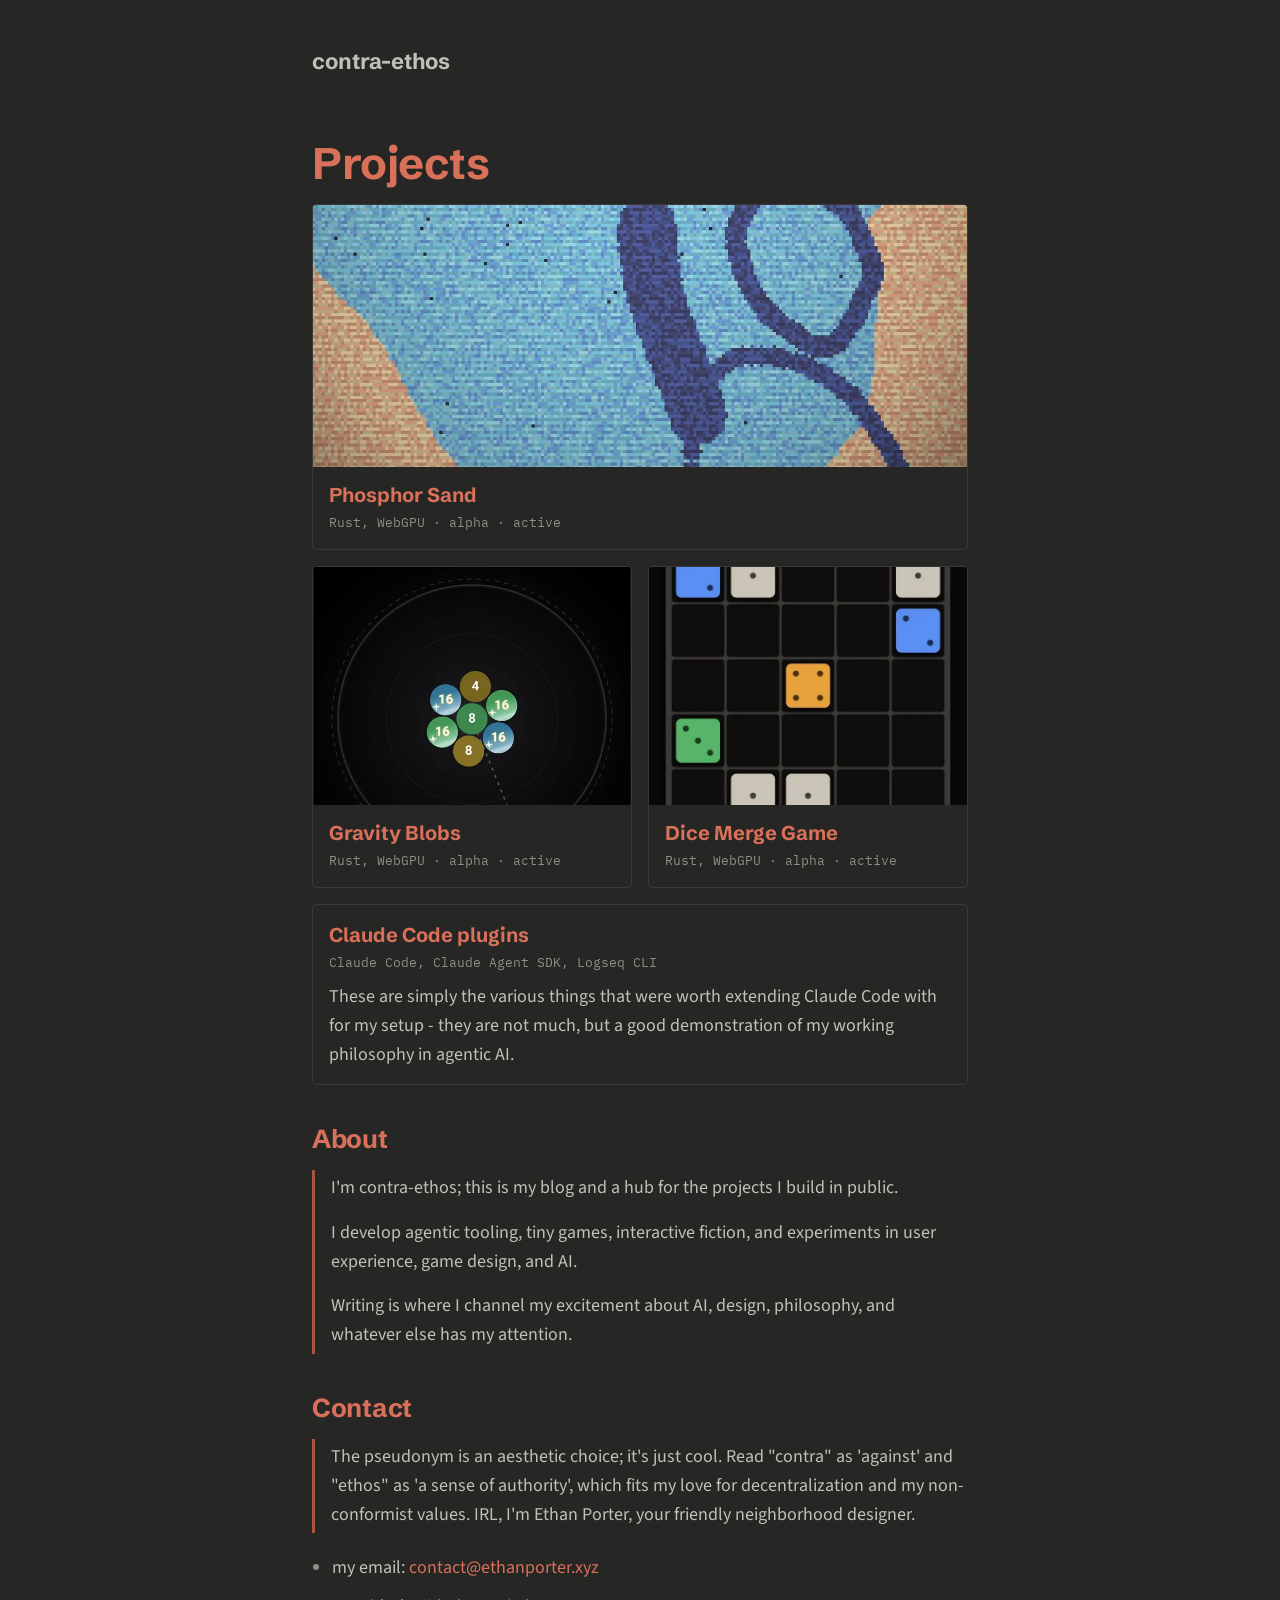
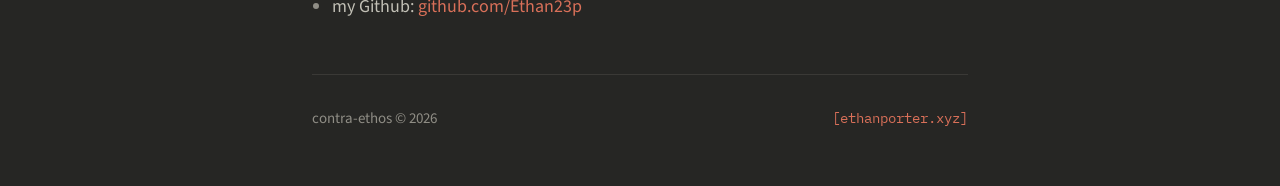
<file: index.html>
<!doctype html>
<html lang="en">
<head>
<meta charset="utf-8">
<meta name="viewport" content="width=device-width, initial-scale=1">
<title>contra-ethos</title>
<meta name="description" content="contra-ethos, an independent studio run by Ethan Porter: a blog and a hub for projects built in public.">
<meta name="color-scheme" content="dark">
<link rel="preconnect" href="https://fonts.googleapis.com">
<link rel="preconnect" href="https://fonts.gstatic.com" crossorigin>
<link rel="stylesheet" href="https://fonts.googleapis.com/css2?family=IBM+Plex+Mono:wght@400&family=Schibsted+Grotesk:wght@700&family=Source+Sans+3:wght@400;600&display=swap">
<link rel="stylesheet" href="style.css">
</head>
<body>
<header>
<a class="wordmark" href="/">contra-ethos</a>
</header>

<main>
<section aria-labelledby="projects">
<h1 id="projects">Projects</h1>
<div class="cards">
<a class="card card--full" href="/projects/phosphor-sand/">
<img src="/images/projects/phosphor-sand-card.webp" alt="" width="1200" height="917" loading="lazy" style="object-position:50% 45%">
<span class="card-title">Phosphor Sand</span>
<span class="card-meta">Rust, WebGPU · alpha · active</span>
</a>
<a class="card card--half" href="/projects/gravity-blobs/">
<img src="/images/projects/gravity-blobs-card.webp" alt="" width="624" height="1000" loading="lazy" style="object-position:50% 62%">
<span class="card-title">Gravity Blobs</span>
<span class="card-meta">Rust, WebGPU · alpha · active</span>
</a>
<a class="card card--half" href="/projects/dice-merge/">
<img src="/images/projects/dice-merge-card.webp" alt="" width="672" height="1000" loading="lazy" style="object-position:50% 42%">
<span class="card-title">Dice Merge Game</span>
<span class="card-meta">Rust, WebGPU · alpha · active</span>
</a>
<a class="card card--full card--text" href="/projects/claude-code-plugins/">
<span class="card-title">Claude Code plugins</span>
<span class="card-meta">Claude Code, Claude Agent SDK, Logseq CLI</span>
<span class="card-line">These are simply the various things that were worth extending Claude Code with for my setup&nbsp;- they are not much, but a good demonstration of my working philosophy in agentic AI.</span>
</a>
</div>
</section>

<section aria-labelledby="about">
<h2 id="about">About</h2>
<blockquote>
<p>I'm contra-ethos; this is my blog and a hub for the projects I build in public.</p>
<p>I develop agentic tooling, tiny games, interactive fiction, and experiments in user experience, game design, and AI.</p>
<p>Writing is where I channel my excitement about AI, design, philosophy, and whatever else has my attention.</p>
</blockquote>
</section>

<section aria-labelledby="contact">
<h2 id="contact">Contact</h2>
<blockquote>
<p>The pseudonym is an aesthetic choice; it's just cool. Read "contra" as 'against' and "ethos" as 'a sense of authority', which fits my love for decentralization and my non-conformist values. IRL, I'm Ethan Porter, your friendly neighborhood designer.</p>
</blockquote>
<ul class="outline">
<li>my email: <a href="mailto:contact@ethanporter.xyz">contact@ethanporter.xyz</a></li>
<li>my Github: <a href="https://github.com/Ethan23p">github.com/Ethan23p</a></li>
</ul>
</section>
</main>

<footer>
<span>contra-ethos © 2026</span>
<a href="https://ethanporter.xyz">[ethanporter.xyz]</a>
</footer>
</body>
</html>
</file>
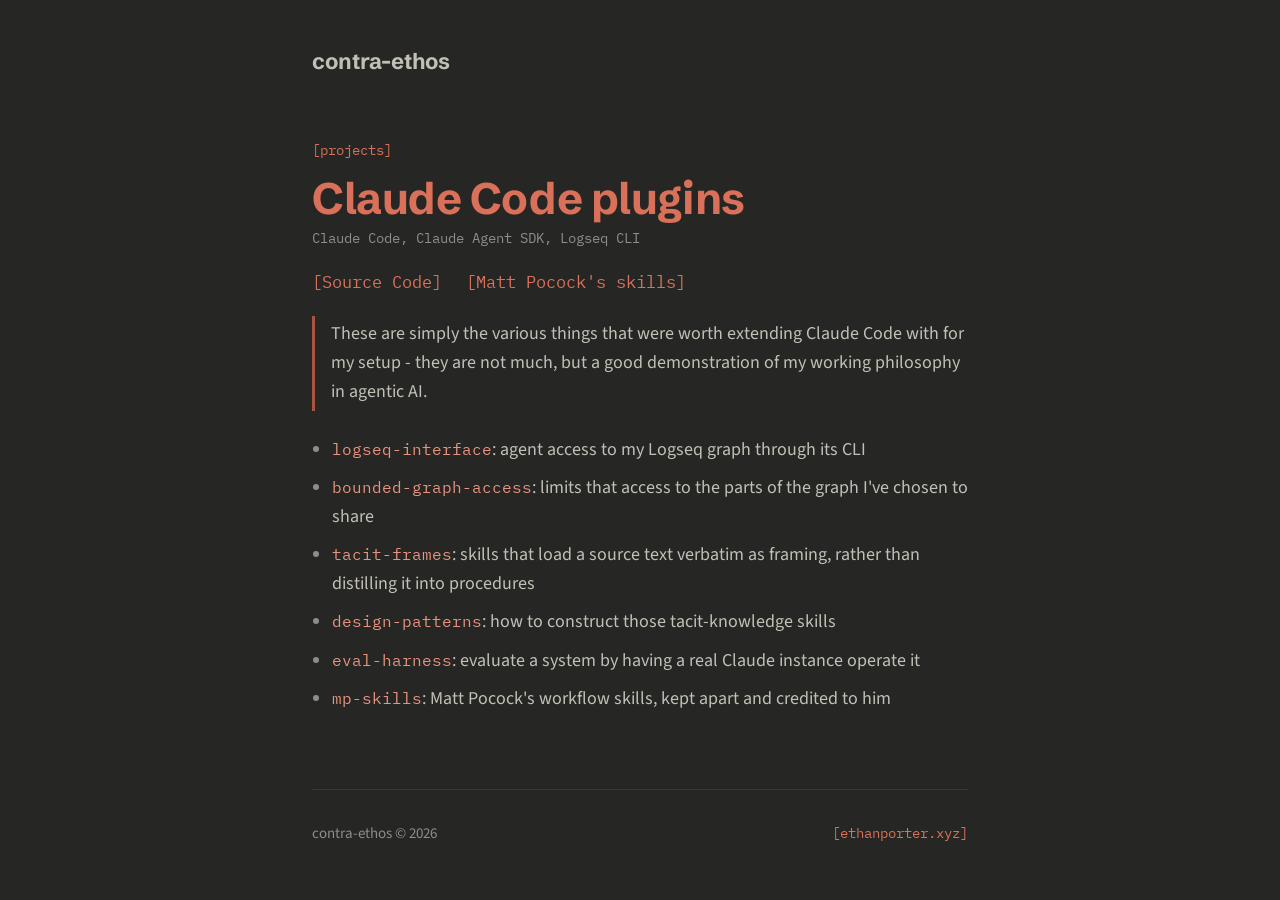
<file: projects/claude-code-plugins/index.html>
<!doctype html>
<html lang="en">
<head>
<meta charset="utf-8">
<meta name="viewport" content="width=device-width, initial-scale=1">
<title>Claude Code plugins · contra-ethos</title>
<meta name="description" content="These are simply the various things that were worth extending Claude Code with for my setup - they are not much, but a good demonstration of my working philosophy in agentic AI.">
<meta name="color-scheme" content="dark">
<link rel="preconnect" href="https://fonts.googleapis.com">
<link rel="preconnect" href="https://fonts.gstatic.com" crossorigin>
<link rel="stylesheet" href="https://fonts.googleapis.com/css2?family=IBM+Plex+Mono:wght@400&family=Schibsted+Grotesk:wght@700&family=Source+Sans+3:wght@400;600&display=swap">
<link rel="stylesheet" href="/style.css">
</head>
<body>
<header>
<a class="wordmark" href="/">contra-ethos</a>
</header>

<main>
<article class="project">
<p class="crumb"><a href="/#projects">[projects]</a></p>
<h1>Claude Code plugins</h1>
<p class="meta">Claude Code, Claude Agent SDK, Logseq CLI</p>
<ul class="links">
<li><a href="https://github.com/Ethan23p/ethans-plugins_Claude-Code">[Source Code]</a></li>
<li><a href="https://github.com/mattpocock/skills">[Matt Pocock&#x27;s skills]</a></li>
</ul>
<blockquote>
<p>These are simply the various things that were worth extending Claude Code with for my setup&nbsp;- they are not much, but a good demonstration of my working philosophy in agentic AI.</p>
</blockquote>
<ul class="outline">
<li><code>logseq-interface</code>: agent access to my Logseq graph through its CLI</li>
<li><code>bounded-graph-access</code>: limits that access to the parts of the graph I&#x27;ve chosen to share</li>
<li><code>tacit-frames</code>: skills that load a source text verbatim as framing, rather than distilling it into procedures</li>
<li><code>design-patterns</code>: how to construct those tacit-knowledge skills</li>
<li><code>eval-harness</code>: evaluate a system by having a real Claude instance operate it</li>
<li><code>mp-skills</code>: Matt Pocock&#x27;s workflow skills, kept apart and credited to him</li>
</ul>
</article>
</main>

<footer>
<span>contra-ethos © 2026</span>
<a href="https://ethanporter.xyz">[ethanporter.xyz]</a>
</footer>
</body>
</html>
</file>
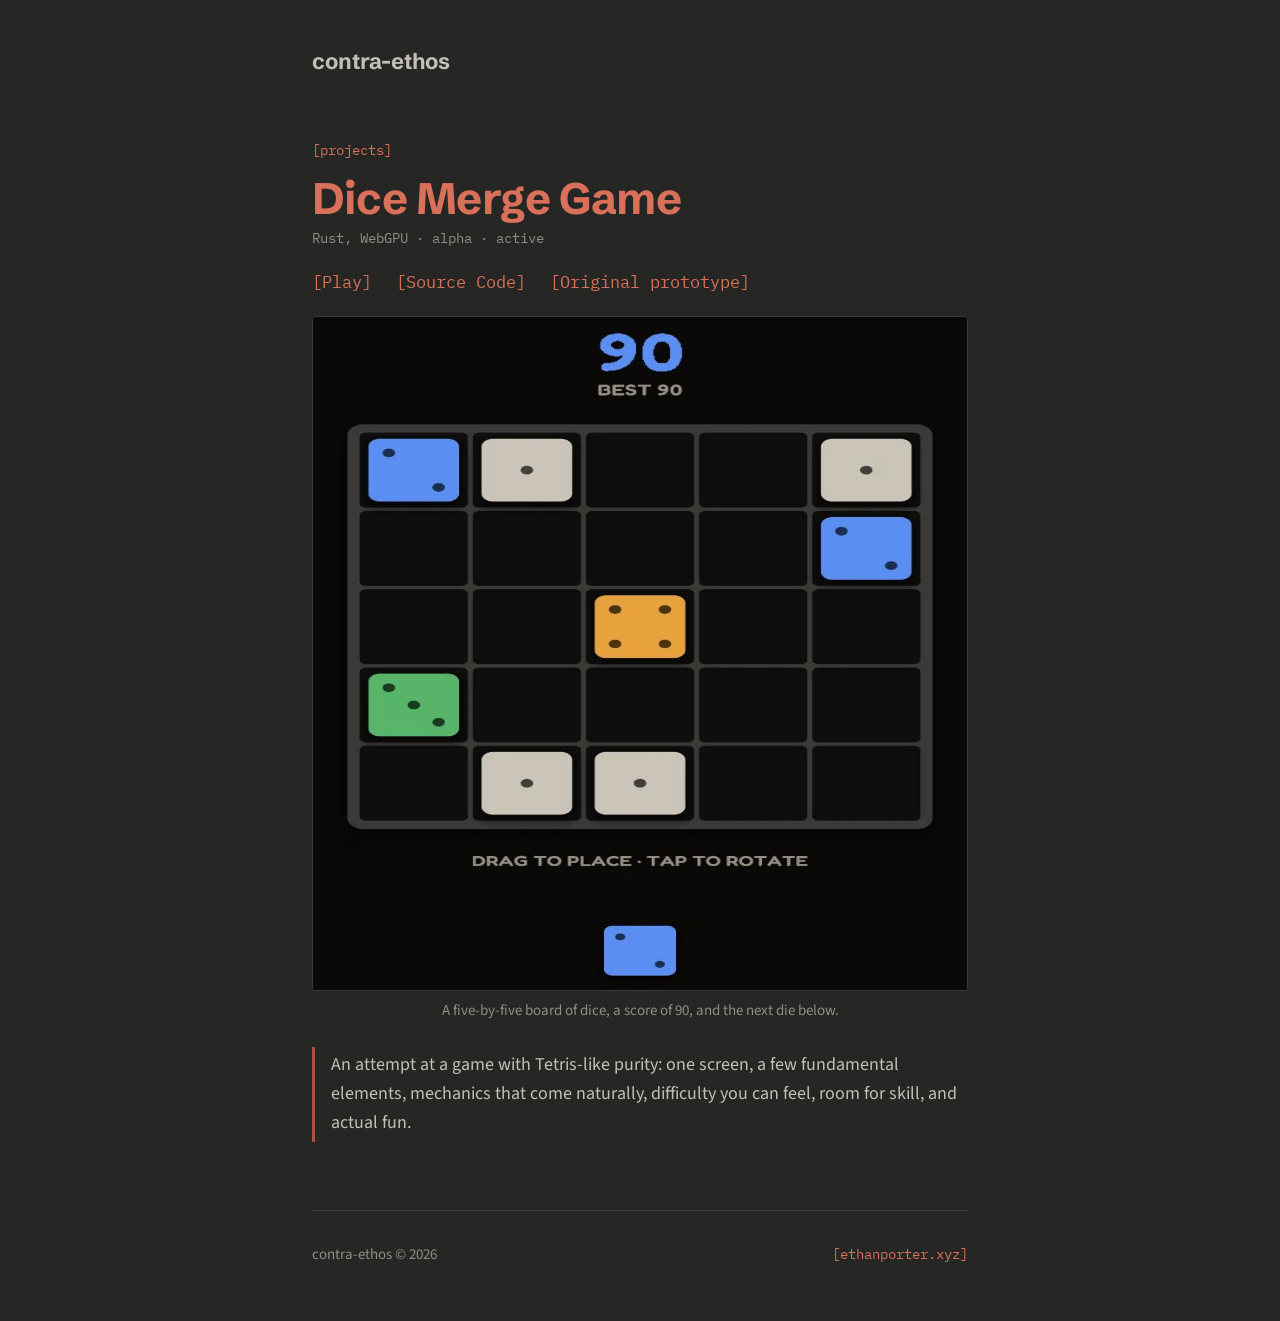
<file: projects/dice-merge/index.html>
<!doctype html>
<html lang="en">
<head>
<meta charset="utf-8">
<meta name="viewport" content="width=device-width, initial-scale=1">
<title>Dice Merge Game · contra-ethos</title>
<meta name="description" content="An attempt at a game with Tetris-like purity: one screen, a few fundamental elements, mechanics that come naturally, difficulty you can feel, room for skill, and actual fun.">
<meta name="color-scheme" content="dark">
<link rel="preconnect" href="https://fonts.googleapis.com">
<link rel="preconnect" href="https://fonts.gstatic.com" crossorigin>
<link rel="stylesheet" href="https://fonts.googleapis.com/css2?family=IBM+Plex+Mono:wght@400&family=Schibsted+Grotesk:wght@700&family=Source+Sans+3:wght@400;600&display=swap">
<link rel="stylesheet" href="/style.css">
</head>
<body>
<header>
<a class="wordmark" href="/">contra-ethos</a>
</header>

<main>
<article class="project">
<p class="crumb"><a href="/#projects">[projects]</a></p>
<h1>Dice Merge Game</h1>
<p class="meta">Rust, WebGPU · alpha · active</p>
<ul class="links">
<li><a href="https://play.contra-ethos.com/dice/">[Play]</a></li>
<li><a href="https://github.com/Ethan23p/contra-ethos-games">[Source Code]</a></li>
<li><a href="https://github.com/Ethan23p/Dice-Merge-Testbed">[Original prototype]</a></li>
</ul>
<figure class="hero"><img src="/images/projects/dice-merge.webp" alt="Dice Merge Game: a five-by-five board holding dice valued one to four, a score of 90, and the next die below." width="753" height="1120"><figcaption>A five-by-five board of dice, a score of 90, and the next die below.</figcaption></figure>
<blockquote>
<p>An attempt at a game with Tetris-like purity: one screen, a few fundamental elements, mechanics that come naturally, difficulty you can feel, room for skill, and actual fun.</p>
</blockquote>
</article>
</main>

<footer>
<span>contra-ethos © 2026</span>
<a href="https://ethanporter.xyz">[ethanporter.xyz]</a>
</footer>
</body>
</html>
</file>
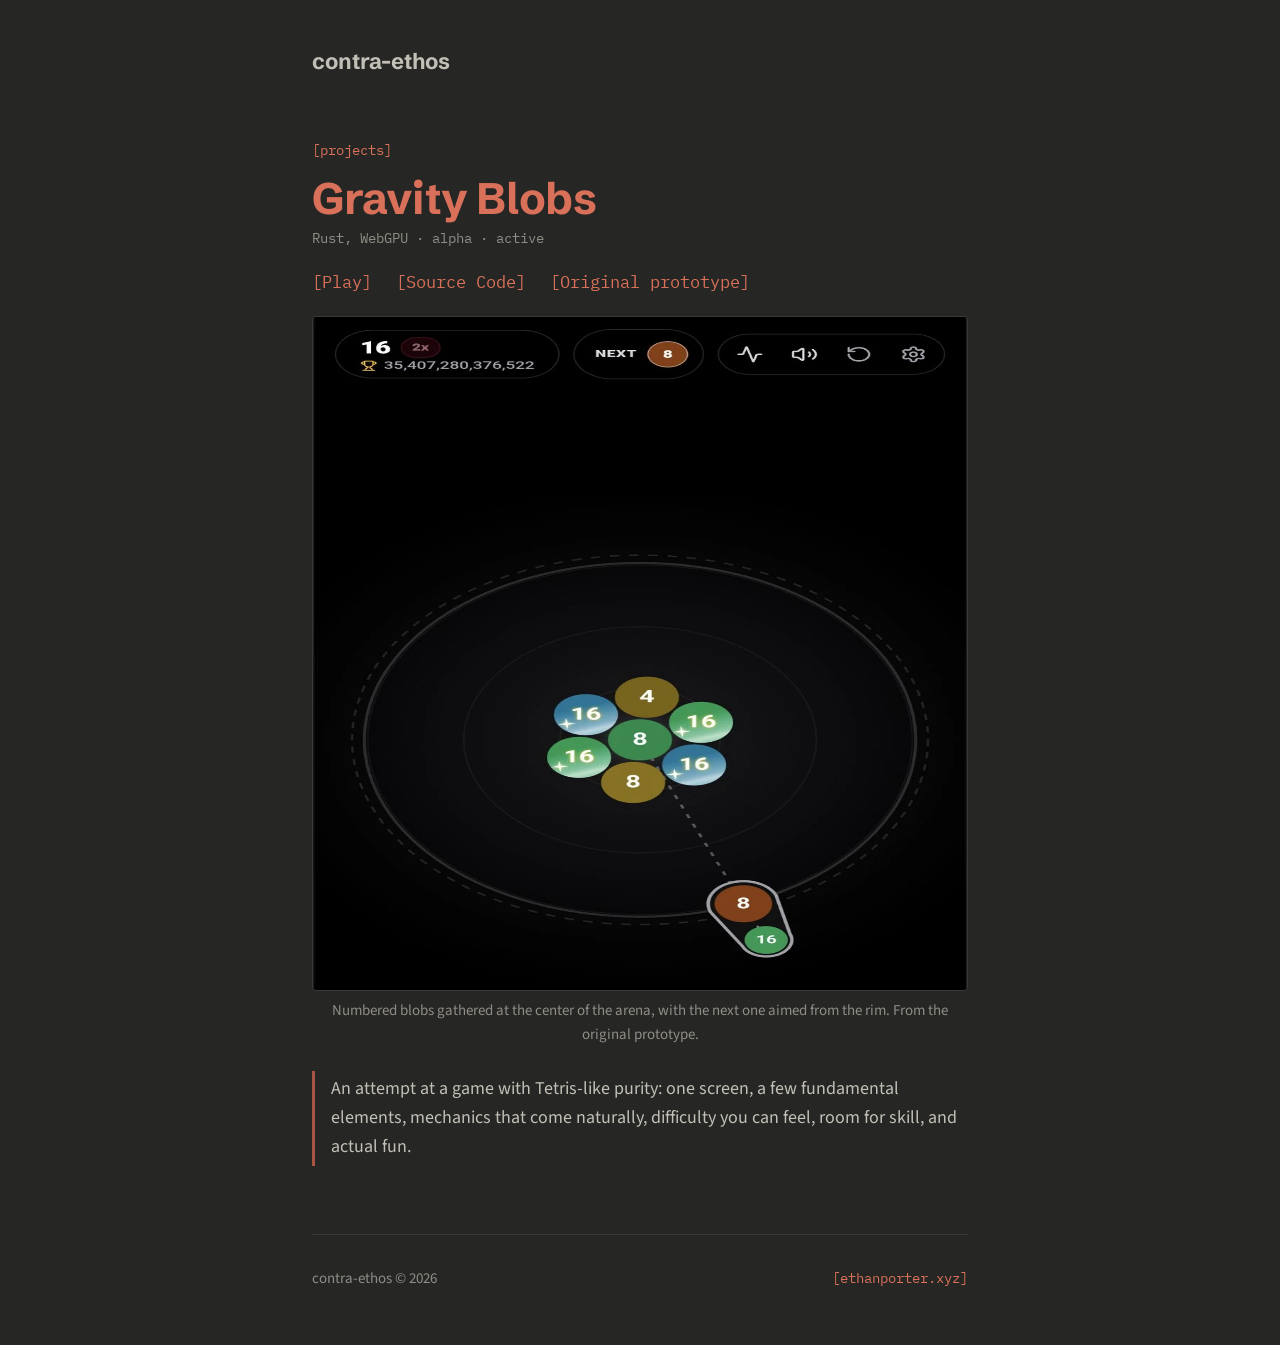
<file: projects/gravity-blobs/index.html>
<!doctype html>
<html lang="en">
<head>
<meta charset="utf-8">
<meta name="viewport" content="width=device-width, initial-scale=1">
<title>Gravity Blobs · contra-ethos</title>
<meta name="description" content="An attempt at a game with Tetris-like purity: one screen, a few fundamental elements, mechanics that come naturally, difficulty you can feel, room for skill, and actual fun.">
<meta name="color-scheme" content="dark">
<link rel="preconnect" href="https://fonts.googleapis.com">
<link rel="preconnect" href="https://fonts.gstatic.com" crossorigin>
<link rel="stylesheet" href="https://fonts.googleapis.com/css2?family=IBM+Plex+Mono:wght@400&family=Schibsted+Grotesk:wght@700&family=Source+Sans+3:wght@400;600&display=swap">
<link rel="stylesheet" href="/style.css">
</head>
<body>
<header>
<a class="wordmark" href="/">contra-ethos</a>
</header>

<main>
<article class="project">
<p class="crumb"><a href="/#projects">[projects]</a></p>
<h1>Gravity Blobs</h1>
<p class="meta">Rust, WebGPU · alpha · active</p>
<ul class="links">
<li><a href="https://play.contra-ethos.com/blob/">[Play]</a></li>
<li><a href="https://github.com/Ethan23p/contra-ethos-games">[Source Code]</a></li>
<li><a href="https://github.com/Ethan23p/Blob-Merge-Game">[Original prototype]</a></li>
</ul>
<figure class="hero"><img src="/images/projects/gravity-blobs.webp" alt="Gravity Blobs on a phone: numbered blobs clustered at the center of a circular arena, with the next blob aimed from the rim." width="923" height="1480"><figcaption>Numbered blobs gathered at the center of the arena, with the next one aimed from the rim. From the original prototype.</figcaption></figure>
<blockquote>
<p>An attempt at a game with Tetris-like purity: one screen, a few fundamental elements, mechanics that come naturally, difficulty you can feel, room for skill, and actual fun.</p>
</blockquote>
</article>
</main>

<footer>
<span>contra-ethos © 2026</span>
<a href="https://ethanporter.xyz">[ethanporter.xyz]</a>
</footer>
</body>
</html>
</file>
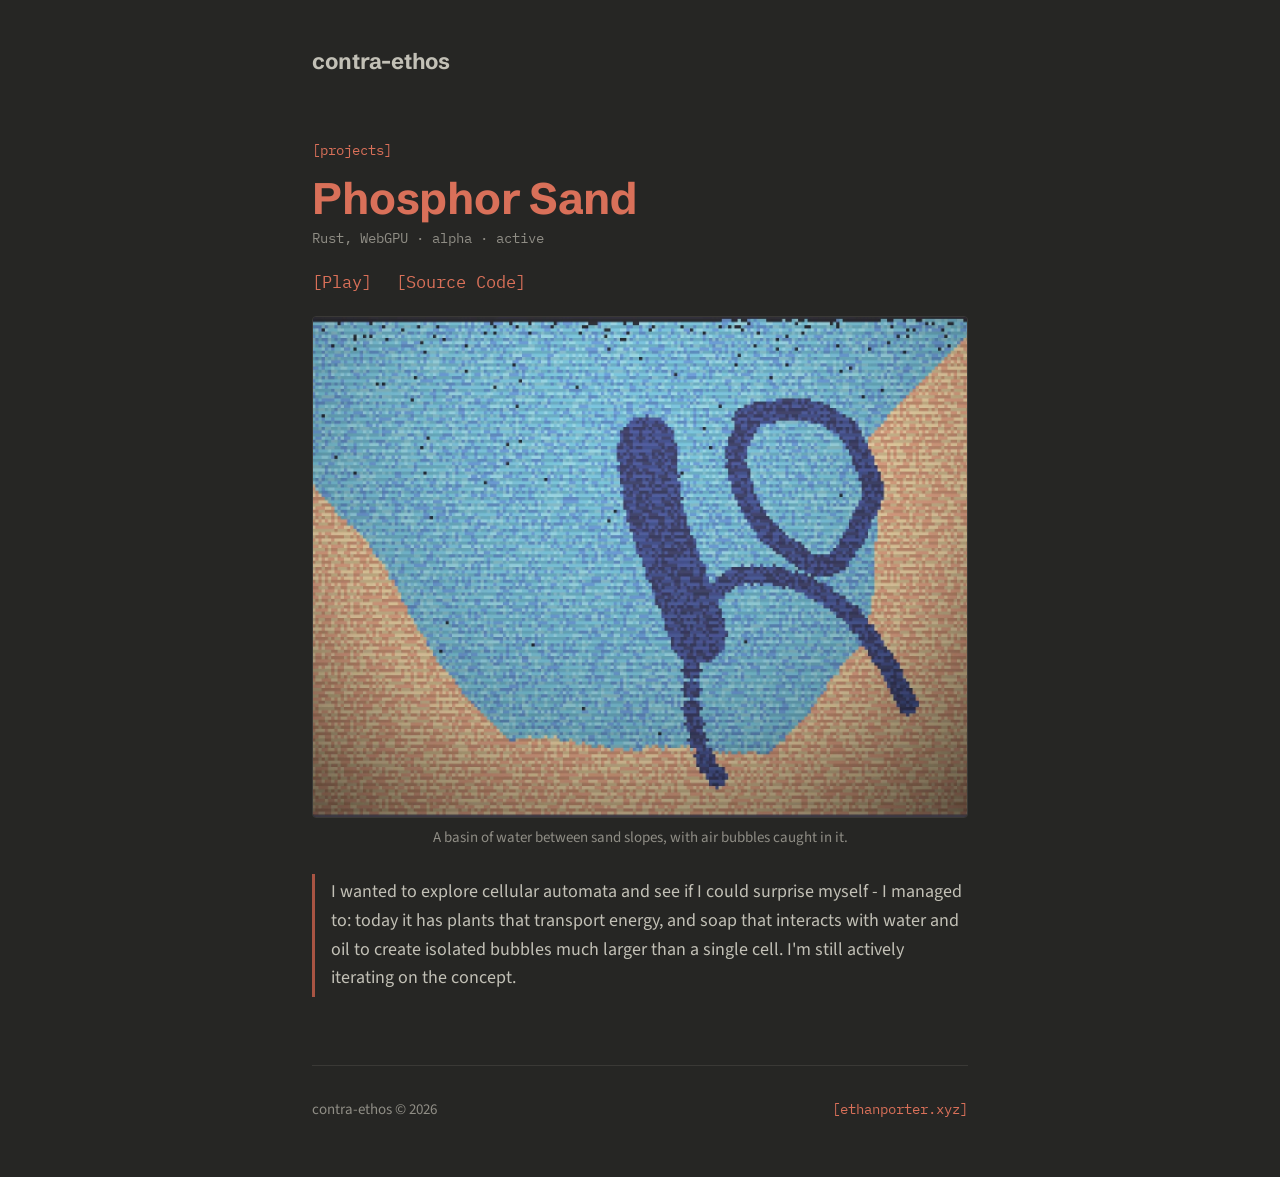
<file: projects/phosphor-sand/index.html>
<!doctype html>
<html lang="en">
<head>
<meta charset="utf-8">
<meta name="viewport" content="width=device-width, initial-scale=1">
<title>Phosphor Sand · contra-ethos</title>
<meta name="description" content="I wanted to explore cellular automata and see if I could surprise myself - I managed to: today it has plants that transport energy, and soap that interacts with water and oil to create isolated bubbles much larger than a single cell. I&#x27;m still actively iterating on the concept.">
<meta name="color-scheme" content="dark">
<link rel="preconnect" href="https://fonts.googleapis.com">
<link rel="preconnect" href="https://fonts.gstatic.com" crossorigin>
<link rel="stylesheet" href="https://fonts.googleapis.com/css2?family=IBM+Plex+Mono:wght@400&family=Schibsted+Grotesk:wght@700&family=Source+Sans+3:wght@400;600&display=swap">
<link rel="stylesheet" href="/style.css">
</head>
<body>
<header>
<a class="wordmark" href="/">contra-ethos</a>
</header>

<main>
<article class="project">
<p class="crumb"><a href="/#projects">[projects]</a></p>
<h1>Phosphor Sand</h1>
<p class="meta">Rust, WebGPU · alpha · active</p>
<ul class="links">
<li><a href="https://sand.contra-ethos.com">[Play]</a></li>
<li><a href="https://github.com/Ethan23p/Phosphor-Sand">[Source Code]</a></li>
</ul>
<figure class="hero"><img src="/images/projects/phosphor-sand.webp" alt="Phosphor Sand on a phone: a basin of water between sand slopes, with stone drawn into it and dark air bubbles scattered through the water, under a CRT scanline look." width="1440" height="1100"><figcaption>A basin of water between sand slopes, with air bubbles caught in it.</figcaption></figure>
<blockquote>
<p>I wanted to explore cellular automata and see if I could surprise myself&nbsp;- I managed to: today it has plants that transport energy, and soap that interacts with water and oil to create isolated bubbles much larger than a single cell. I&#x27;m still actively iterating on the concept.</p>
</blockquote>
</article>
</main>

<footer>
<span>contra-ethos © 2026</span>
<a href="https://ethanporter.xyz">[ethanporter.xyz]</a>
</footer>
</body>
</html>
</file>
<file: style.css>
/* contra-ethos.com — the vibe of the retired Quartz site: one clay color plus tones */
:root {
  --ground: #262624;
  --text: #C2C0B6;
  --muted: #8F8D85;
  --clay: #D97059;
  --clay-light: #E8937F;
  --clay-dark: #A85443;
  --rule: #3A3936;
  --body: 'Source Sans 3', 'Source Sans Pro', 'Segoe UI', system-ui, sans-serif;
  --head: 'Schibsted Grotesk', 'Segoe UI', system-ui, sans-serif;
  --mono: 'IBM Plex Mono', ui-monospace, Menlo, Consolas, monospace;
}

* { box-sizing: border-box; }

html { background: var(--ground); }

body {
  margin: 0 auto;
  max-width: 44rem;
  min-height: 100vh;
  padding: 2rem 1rem 2.5rem;
  display: flex;
  flex-direction: column;
  gap: 3rem;
  background: var(--ground);
  color: var(--text);
  font-family: var(--body);
  font-size: 1.125rem;
  line-height: 1.6;
  -webkit-font-smoothing: antialiased;
}

@media (min-width: 640px) {
  body { padding: 2rem 1.5rem 3rem; }
}

a { color: var(--clay); text-decoration: none; }
a:hover, a:focus-visible { color: var(--clay-light); }
a:focus-visible { outline: 2px solid var(--clay); outline-offset: 3px; }

.wordmark {
  display: inline-block;
  padding: 0.75rem 0;
  font-family: var(--head);
  font-size: 1.375rem;
  font-weight: 700;
  color: var(--text);
}

main { flex: 1; display: flex; flex-direction: column; gap: 2.5rem; }

h1, h2 {
  margin: 0 0 1rem;
  font-family: var(--head);
  font-weight: 700;
  line-height: 1.12;
  letter-spacing: -0.01em;
  color: var(--clay);
}
h1 { font-size: 2.75rem; }
h2 { font-size: 1.625rem; }

blockquote {
  margin: 0;
  padding: 0.25rem 0 0.25rem 1rem;
  border-left: 3px solid var(--clay-dark);
}
blockquote p { margin: 0 0 1rem; }
blockquote p:last-child { margin-bottom: 0; }

.outline { margin: 0; padding: 0 0 0 1.25rem; list-style: disc; }
blockquote + .outline { margin-top: 1rem; }
.outline li { padding: 0.3rem 0; }
.outline li::marker { color: var(--muted); }
.outline a { overflow-wrap: anywhere; }

/* Project cards: a stack of full- and half-width tiles */
.cards { display: grid; grid-template-columns: 1fr; gap: 1rem; }
@media (min-width: 640px) {
  .cards { grid-template-columns: 1fr 1fr; }
  .card--full { grid-column: 1 / -1; }
}
.card {
  display: flex;
  flex-direction: column;
  gap: 0.15rem;
  padding: 0 0 0.9rem;
  border: 1px solid var(--rule);
  border-radius: 4px;
  overflow: hidden;
  color: var(--text);
}
.card:hover, .card:focus-visible { color: var(--text); border-color: var(--clay-dark); }
.card img {
  display: block;
  width: 100%;
  height: auto;
  aspect-ratio: 4 / 3;
  object-fit: cover;
  margin-bottom: 0.6rem;
  background: #000;
}
.card--full img { aspect-ratio: 5 / 2; }
.card-title, .card-meta, .card-line { padding: 0 1rem; }
.card-title { font-family: var(--head); font-weight: 700; font-size: 1.25rem; color: var(--clay); }
.card:hover .card-title { color: var(--clay-light); }
.card-meta { font-family: var(--mono); font-size: 0.8125rem; color: var(--muted); }
.card--text { padding-top: 0.9rem; }
.card-line { margin-top: 0.4rem; }

/* Project pages */
.project > * { margin: 0 0 1.25rem; }
.project h1 { margin-bottom: 0.25rem; }
.crumb, .meta { font-family: var(--mono); font-size: 0.875rem; }
.crumb { margin-bottom: 0.75rem; }
.meta { color: var(--muted); }
.hero, .gallery figure { margin: 0 0 1.5rem; }
.hero img, .gallery img {
  display: block;
  max-width: 100%;
  height: auto;
  max-height: 75vh;
  margin: 0 auto;
  border: 1px solid var(--rule);
  border-radius: 4px;
}
.gallery { display: grid; gap: 1rem; }
@media (min-width: 640px) { .gallery { grid-template-columns: 1fr 1fr; } }
.gallery figure { margin: 0; }
.hero figcaption, .gallery figcaption { margin-top: 0.5rem; font-size: 0.9375rem; color: var(--muted); text-align: center; }
.links { display: flex; flex-wrap: wrap; gap: 0.25rem 1.5rem; padding: 0; list-style: none; font-family: var(--mono); font-size: 1.0625rem; }
code { font-family: var(--mono); font-size: 0.9em; color: var(--clay-light); }

footer {
  display: flex;
  justify-content: space-between;
  align-items: baseline;
  flex-wrap: wrap;
  gap: 0.25rem 2rem;
  padding-top: 1.5rem;
  border-top: 1px solid var(--rule);
  font-size: 0.9375rem;
  color: var(--muted);
}
footer a { font-family: var(--mono); font-size: 0.875rem; padding: 0.5rem 0; }
</file>
